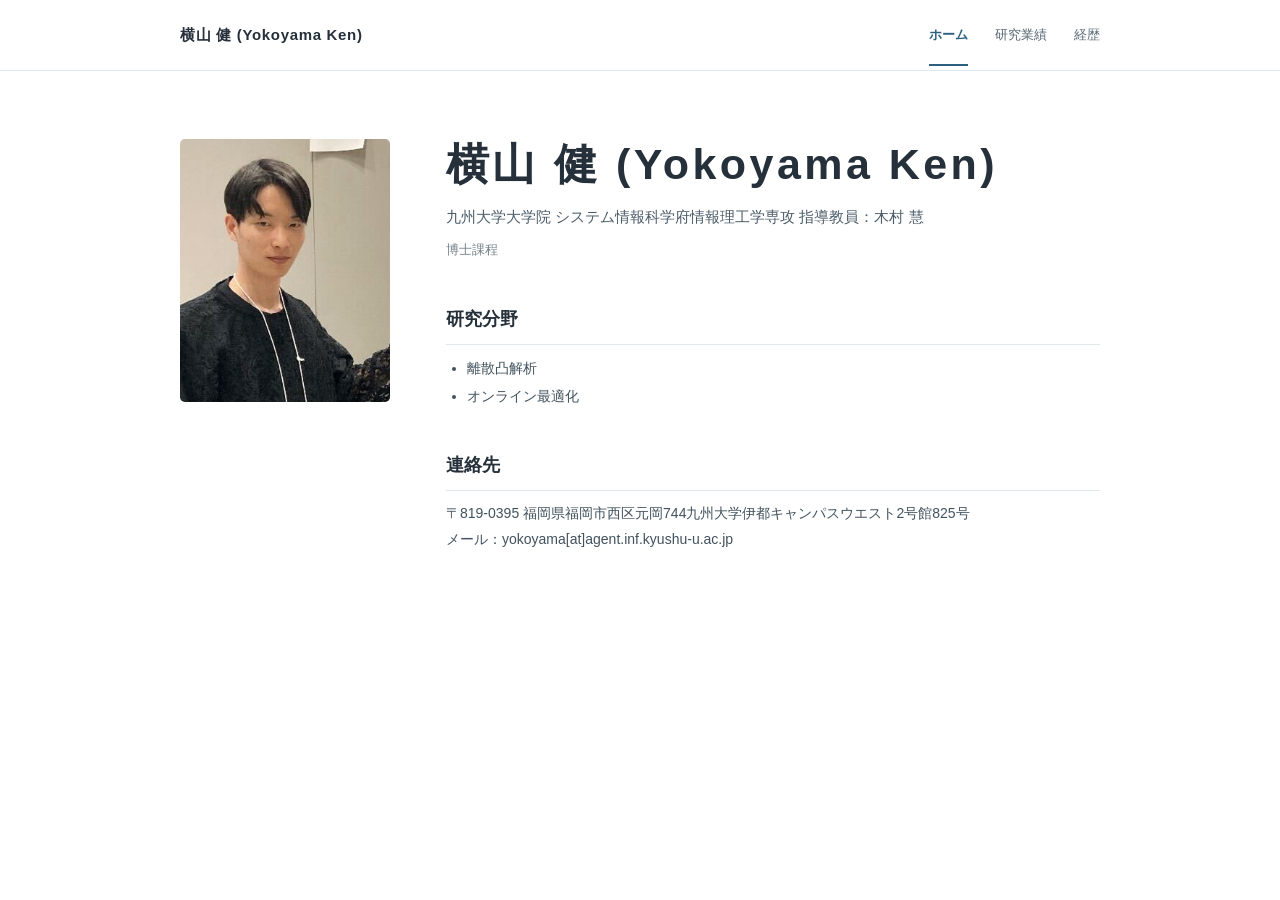
<file: index.html>
<!doctype html>
<html lang="ja">
<head>
  <meta charset="utf-8">
  <meta name="viewport" content="width=device-width, initial-scale=1">
  <meta name="theme-color" content="#ffffff">
  <meta name="description" content="研究者個人ホームページ。自己紹介、研究分野、研究業績、経歴。">
  <title>ホーム | 横山 健 (Yokoyama Ken)</title>
  <link rel="stylesheet" href="style.css">
</head>
<body>
  <!-- 公開前に「横山 健」「○○大学」等の仮情報を実際の内容に変更してください。 -->
  <a class="skip-link" href="#main">本文へ移動</a>
  <header class="site-header">
    <div class="wrapper header-layout">
      <a class="site-name" href="index.html">横山 健 (Yokoyama Ken)</a>
      <nav class="global-nav" aria-label="メインメニュー">
        <a href="index.html" aria-current="page">ホーム</a>
        <a href="achievements.html">研究業績</a>
        <a href="cv.html">経歴</a>
      </nav>
    </div>
  </header>
  <main id="main">
    <div class="wrapper intro">
      <figure class="portrait">
        <img src="profile.jpg" width="580" height="750" alt="学会発表会場で撮影したプロフィール写真">
      </figure>
      <div class="intro-content">
        <h1>横山 健 (Yokoyama Ken)</h1>
        <p class="affiliation">九州大学大学院 システム情報科学府情報理工学専攻 指導教員：木村 慧</p>
        <p class="role">博士課程</p>

        <!-- <section class="home-block" aria-labelledby="about-heading">
          <h2 id="about-heading">自己紹介</h2>
          <p>離散数学と最適化を中心に研究を行っています。</p>
        </section> -->

        <section class="home-block" aria-labelledby="interests-heading">
          <h2 id="interests-heading">研究分野</h2>
          <ul class="interest-list">
            <li>離散凸解析</li>
            <li>オンライン最適化</li>
          </ul>
        </section>

        <section class="home-block" aria-labelledby="contact-heading">
          <h2 id="contact-heading">連絡先</h2>
          <p>〒819-0395 福岡県福岡市西区元岡744九州大学伊都キャンパスウエスト2号館825号</p>
          <p class="contact-links">メール：yokoyama[at]agent.inf.kyushu-u.ac.jp</a></p>
        </section>
      </div>
    </div>
  </main>
</body>
</html>
</file>
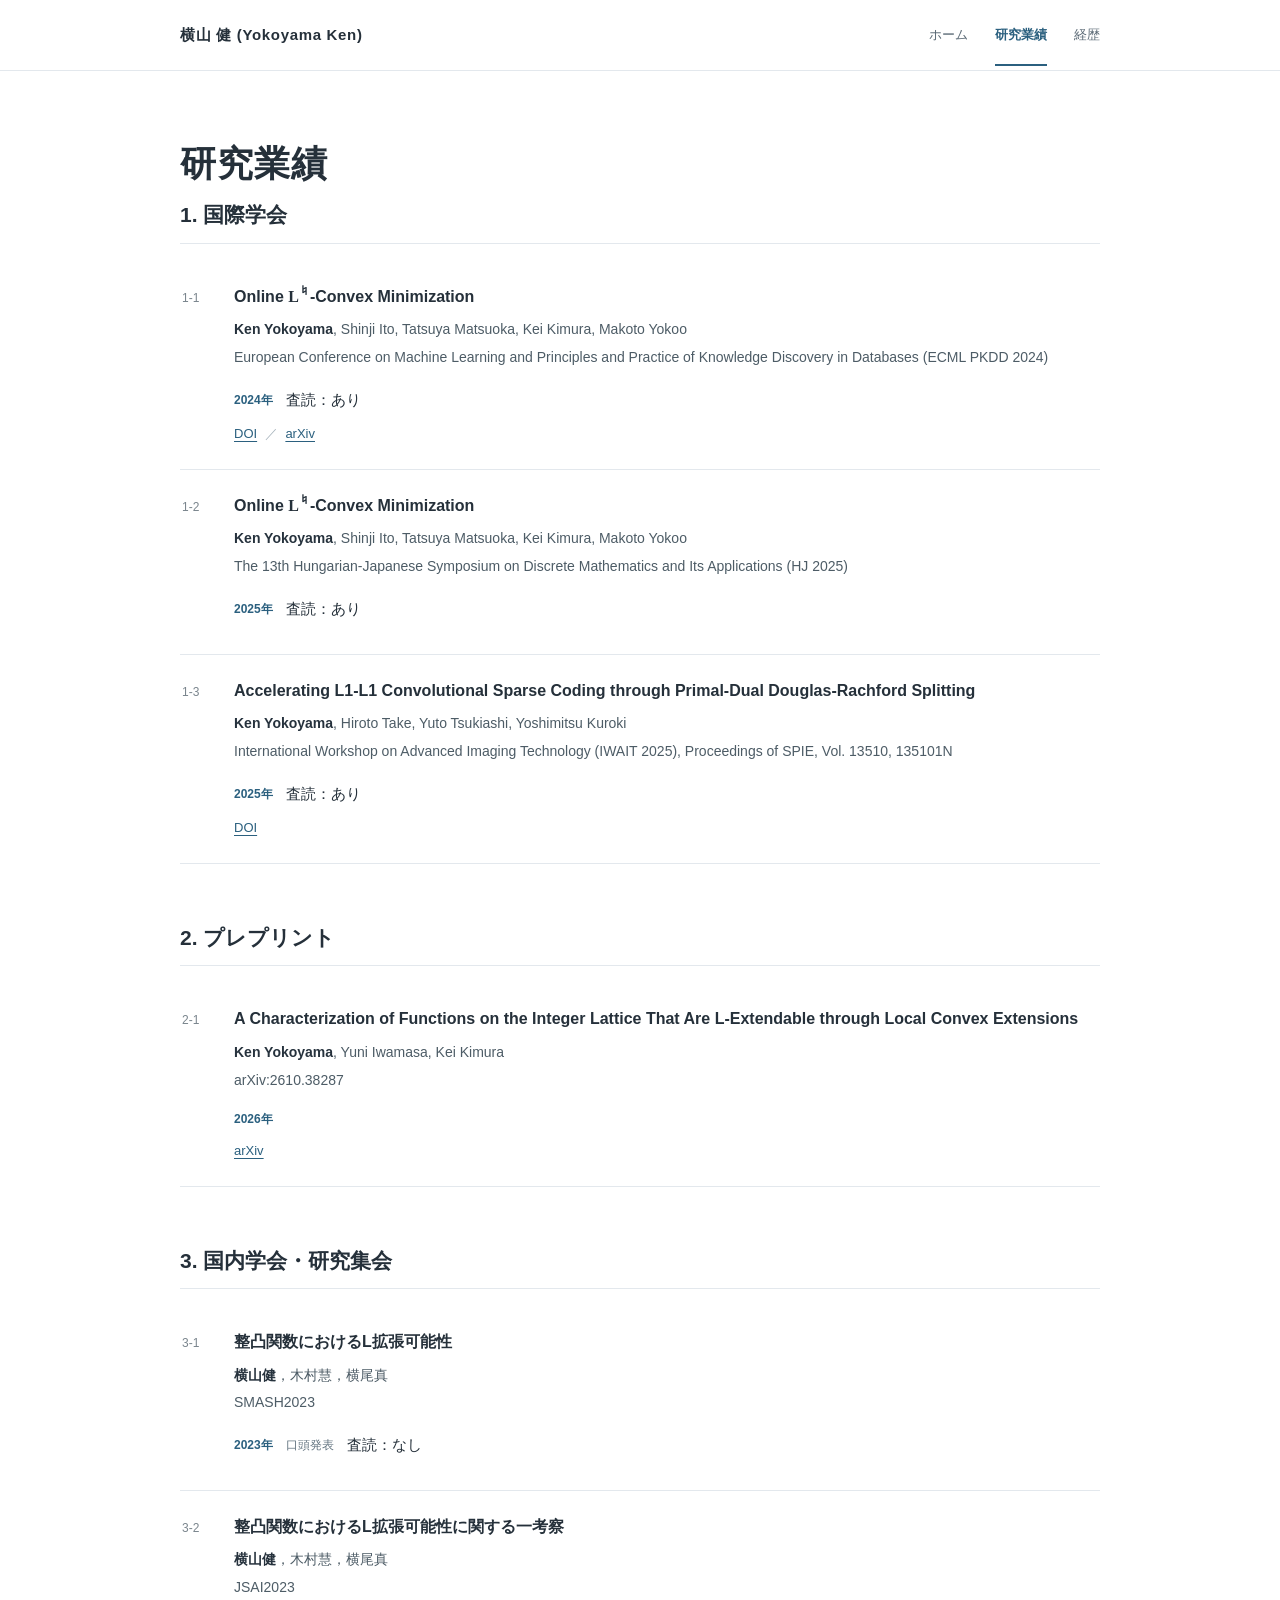
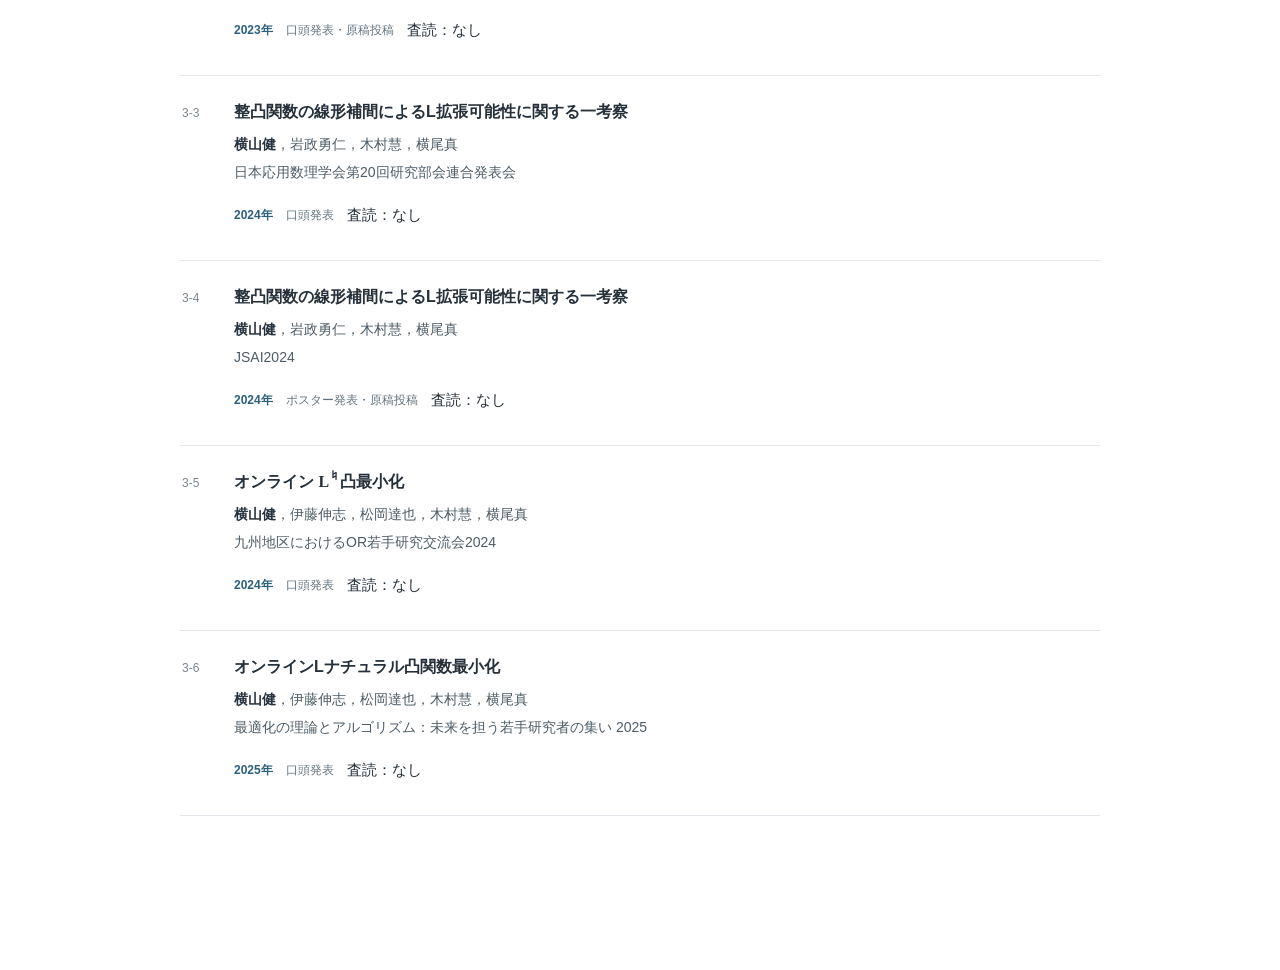
<file: achievements.html>
<!doctype html>
<html lang="ja">
<head>
  <meta charset="utf-8">
  <meta name="viewport" content="width=device-width, initial-scale=1">
  <meta name="theme-color" content="#ffffff">
  <meta name="description" content="横山健の研究業績。国際学会、プレプリント、国内学会・研究集会。">
  <title>研究業績 | 横山 健 (Yokoyama Ken)</title>
  <link rel="stylesheet" href="style.css">
</head>
<body>
  <a class="skip-link" href="#main">本文へ移動</a>
  <header class="site-header">
    <div class="wrapper header-layout">
      <a class="site-name" href="index.html">横山 健 (Yokoyama Ken)</a>
      <nav class="global-nav" aria-label="メインメニュー">
        <a href="index.html">ホーム</a>
        <a href="achievements.html" aria-current="page">研究業績</a>
        <a href="cv.html">経歴</a>
      </nav>
    </div>
  </header>
  <main id="main">
    <div class="wrapper">
      <h1 class="page-title">研究業績</h1>

      <section class="pub-section" id="international" aria-labelledby="international-title">
        <h2 id="international-title">1. 国際学会</h2>
        <ol class="works">
          <li class="work">
            <span class="work-number">1-1</span>
            <div>
              <h3 class="work-title">Online <span class="math-lnatural" aria-label="L ナチュラル">L<sup>♮</sup></span>-Convex Minimization</h3>
              <p class="work-byline"><strong class="self-author">Ken Yokoyama</strong>, Shinji Ito, Tatsuya Matsuoka, Kei Kimura, Makoto Yokoo</p>
              <p class="work-source">European Conference on Machine Learning and Principles and Practice of Knowledge Discovery in Databases (ECML PKDD 2024)</p>
              <p class="work-meta"><span class="work-year">2024年</span><span class="work-review">査読：あり</span></p>
              <p class="work-links"><a href="https://doi.org/10.1007/978-3-031-70362-1_19" target="_blank" rel="noopener noreferrer">DOI</a> <span class="link-divider">／</span> <a href="https://arxiv.org/abs/2404.17158" target="_blank" rel="noopener noreferrer">arXiv</a></p>
            </div>
          </li>
          <li class="work">
            <span class="work-number">1-2</span>
            <div>
              <h3 class="work-title">Online <span class="math-lnatural" aria-label="L ナチュラル">L<sup>♮</sup></span>-Convex Minimization</h3>
              <p class="work-byline"><strong class="self-author">Ken Yokoyama</strong>, Shinji Ito, Tatsuya Matsuoka, Kei Kimura, Makoto Yokoo</p>
              <p class="work-source">The 13th Hungarian-Japanese Symposium on Discrete Mathematics and Its Applications (HJ 2025)</p>
              <p class="work-meta"><span class="work-year">2025年</span><span class="work-review">査読：あり</span></p>
              <!-- <p class="work-links"><a href="https://sites.google.com/view/hj2025/home" target="_blank" rel="noopener noreferrer">会議公式サイト</a></p> -->
            </div>
          </li>

        <li class="work">
          <span class="work-number">1-3</span>
          <div>
            <h3 class="work-title">Accelerating L1-L1 Convolutional Sparse Coding through Primal-Dual Douglas-Rachford Splitting</h3>
            <p class="work-byline"><strong class="self-author">Ken Yokoyama</strong>, Hiroto Take, Yuto Tsukiashi, Yoshimitsu Kuroki</p>
            <p class="work-source">International Workshop on Advanced Imaging Technology (IWAIT 2025), Proceedings of SPIE, Vol. 13510, 135101N</p>
            <p class="work-meta"><span class="work-year">2025年</span><span class="work-review">査読：あり</span></p>
            <p class="work-links"><a href="https://doi.org/10.1117/12.3058031" target="_blank" rel="noopener noreferrer">DOI</a></p>
          </div>
        </li>
        </ol>
      </section>
      <section class="pub-section" id="preprints" aria-labelledby="preprints-title">
        <h2 id="preprints-title">2. プレプリント</h2>
        <ol class="works">

        <li class="work">
          <span class="work-number">2-1</span>
          <div>
            <h3 class="work-title">A Characterization of Functions on the Integer Lattice That Are L-Extendable through Local Convex Extensions</h3>
            <p class="work-byline"><strong class="self-author">Ken Yokoyama</strong>, Yuni Iwamasa, Kei Kimura</p>
            <p class="work-source">arXiv:2610.38287</p>
            <p class="work-meta"><span class="work-year">2026年</span></p>
            <p class="work-links"><a href="https://arxiv.org/abs/2610.38287" target="_blank" rel="noopener noreferrer">arXiv</a>
          </div>
        </li>

        </ol>
      </section>
      <section class="pub-section" id="domestic" aria-labelledby="domestic-title">
        <h2 id="domestic-title">3. 国内学会・研究集会</h2>
        <ol class="works">
          <li class="work">
            <span class="work-number">3-1</span>
            <div>
              <h3 class="work-title">整凸関数におけるL拡張可能性</h3>
              <p class="work-byline"><strong class="self-author">横山健</strong>，木村慧，横尾真</p>
              <p class="work-source">SMASH2023</p>
              <p class="work-meta"><span class="work-year">2023年</span><span class="work-kind">口頭発表</span><span class="work-review">査読：なし</span></p>
            </div>
          </li>
          <li class="work">
            <span class="work-number">3-2</span>
            <div>
              <h3 class="work-title">整凸関数におけるL拡張可能性に関する一考察</h3>
              <p class="work-byline"><strong class="self-author">横山健</strong>，木村慧，横尾真</p>
              <p class="work-source">JSAI2023</p>
              <p class="work-meta"><span class="work-year">2023年</span><span class="work-kind">口頭発表・原稿投稿</span><span class="work-review">査読：なし</span></p>
            </div>
          </li>
          <li class="work">
            <span class="work-number">3-3</span>
            <div>
              <h3 class="work-title">整凸関数の線形補間によるL拡張可能性に関する一考察</h3>
              <p class="work-byline"><strong class="self-author">横山健</strong>，岩政勇仁，木村慧，横尾真</p>
              <p class="work-source">日本応用数理学会第20回研究部会連合発表会</p>
              <p class="work-meta"><span class="work-year">2024年</span><span class="work-kind">口頭発表</span><span class="work-review">査読：なし</span></p>
            </div>
          </li>
          <li class="work">
            <span class="work-number">3-4</span>
            <div>
              <h3 class="work-title">整凸関数の線形補間によるL拡張可能性に関する一考察</h3>
              <p class="work-byline"><strong class="self-author">横山健</strong>，岩政勇仁，木村慧，横尾真</p>
              <p class="work-source">JSAI2024</p>
              <p class="work-meta"><span class="work-year">2024年</span><span class="work-kind">ポスター発表・原稿投稿</span><span class="work-review">査読：なし</span></p>
            </div>
          </li>
            <li class="work">
            <span class="work-number">3-5</span>
            <div>
              <h3 class="work-title">オンライン <span class="math-lnatural" aria-label="L ナチュラル">L<sup>♮</sup></span>凸最小化</h3>
              <p class="work-byline"><strong class="self-author">横山健</strong>，伊藤伸志，松岡達也，木村慧，横尾真</p>
              <p class="work-source">九州地区におけるOR若手研究交流会2024</p>
              <p class="work-meta"><span class="work-year">2024年</span><span class="work-kind">口頭発表</span><span class="work-review">査読：なし</span></p>
            </div>
          </li>
          <li class="work">
            <span class="work-number">3-6</span>
            <div>
              <h3 class="work-title">オンラインLナチュラル凸関数最小化</h3>
              <p class="work-byline"><strong class="self-author">横山健</strong>，伊藤伸志，松岡達也，木村慧，横尾真</p>
              <p class="work-source">最適化の理論とアルゴリズム：未来を担う若手研究者の集い 2025</p>
              <p class="work-meta"><span class="work-year">2025年</span><span class="work-kind">口頭発表</span><span class="work-review">査読：なし</span></p>
            </div>
          </li>
        </ol>
      </section>
    </div>
  </main>
</body>
</html>
</file>
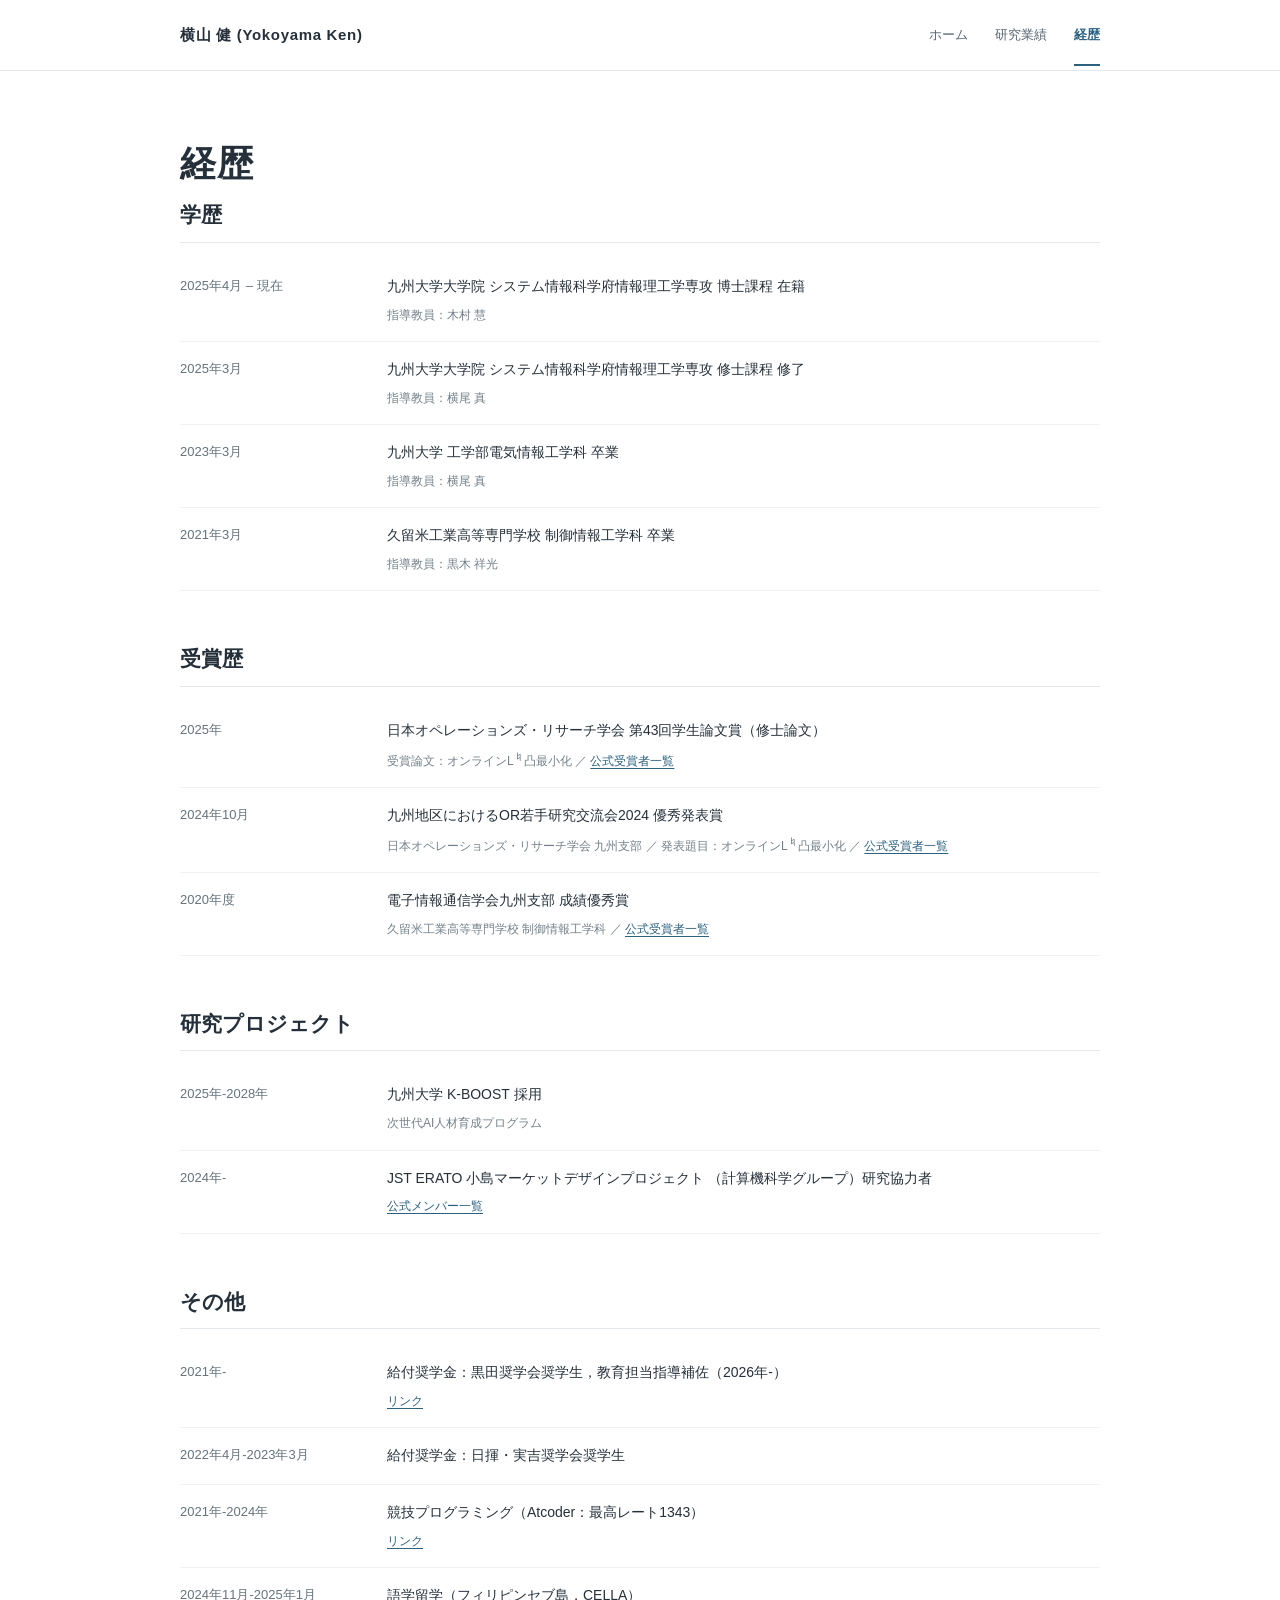
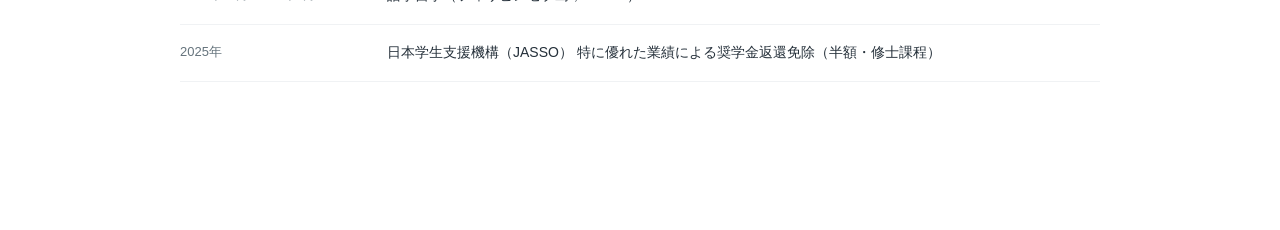
<file: cv.html>
<!doctype html>
<html lang="ja">
<head>
  <meta charset="utf-8">
  <meta name="viewport" content="width=device-width, initial-scale=1">
  <meta name="theme-color" content="#ffffff">
  <meta name="description" content="研究者個人ホームページの経歴。学歴、研究歴、教育、助成、受賞。">
  <title>経歴 | 横山 健 (Yokoyama Ken)</title>
  <link rel="stylesheet" href="style.css">
</head>
<body>
  <!-- 公開前に「横山 健」「○○大学」等の仮情報を実際の内容に変更してください。 -->
  <a class="skip-link" href="#main">本文へ移動</a>
  <header class="site-header">
    <div class="wrapper header-layout">
      <a class="site-name" href="index.html">横山 健 (Yokoyama Ken)</a>
      <nav class="global-nav" aria-label="メインメニュー">
        <a href="index.html">ホーム</a>
        <a href="achievements.html">研究業績</a>
        <a href="cv.html" aria-current="page">経歴</a>
      </nav>
    </div>
  </header>
  <main id="main">
    <div class="wrapper">
      <h1 class="page-title">経歴</h1>

      <section class="cv-section" aria-labelledby="education-heading">
        <h2 id="education-heading">学歴</h2>
        <ul class="timeline">
          <li>
            <span class="date">2025年4月 – 現在</span>
            <div><p>九州大学大学院 システム情報科学府情報理工学専攻 博士課程 在籍</p><p class="subtext">指導教員：木村 慧</p></div>
          </li>
          <li>
            <span class="date">2025年3月</span>
            <div><p>九州大学大学院 システム情報科学府情報理工学専攻 修士課程 修了</p><p class="subtext">指導教員：横尾 真</p></div>
          </li>
          <li>
            <span class="date">2023年3月</span>
            <div><p>九州大学 工学部電気情報工学科 卒業</p><p class="subtext">指導教員：横尾 真</p></div>
          </li>
          <li>
            <span class="date">2021年3月</span>
            <div><p>久留米工業高等専門学校 制御情報工学科 卒業</p><p class="subtext">指導教員：黒木 祥光</p></div>
          </li>
        </ul>
      </section>

      <!-- <section class="cv-section" aria-labelledby="career-heading">
        <h2 id="career-heading">研究歴・職歴</h2>
        <ul class="timeline">
          <li>
            <span class="date">20XX年4月 – 現在</span>
            <div><p>研究歴・職歴があればここに記入</p><p class="subtext">所属機関、役職、活動内容など</p></div>
          </li>
        </ul>
      </section> -->

      <!-- <section class="cv-section" aria-labelledby="teaching-heading">
        <h2 id="teaching-heading">教育活動</h2>
        <ul class="timeline">
          <li>
            <span class="date">20XX年度</span>
            <div><p>担当した授業・TA等の活動をここに記入</p></div>
          </li>
        </ul>
      </section> -->

<section class="cv-section" aria-labelledby="awards-heading">
  <h2 id="awards-heading">受賞歴</h2>
  <ul class="timeline">
<li>
  <span class="date">2025年</span>
  <div>
    <p>日本オペレーションズ・リサーチ学会 第43回学生論文賞（修士論文）</p>
    <p class="subtext">
      受賞論文：オンラインL<sup>♮</sup>凸最小化 ／
      <a href="https://orsj.org/award-history">
        公式受賞者一覧
      </a>
    </p>
  </div>
</li>
    <li>
      <span class="date">2024年10月</span>
      <div>
        <p>九州地区におけるOR若手研究交流会2024 優秀発表賞</p>
        <p class="subtext">
          日本オペレーションズ・リサーチ学会 九州支部 ／
          発表題目：オンラインL<sup>♮</sup>凸最小化 ／
          <a href="https://sites.google.com/view/or-qwakate2024/home">
            公式受賞者一覧
          </a>
        </p>
      </div>
    </li>
    <li>
      <span class="date">2020年度</span>
      <div>
        <p>電子情報通信学会九州支部 成績優秀賞</p>
        <p class="subtext">
          久留米工業高等専門学校 制御情報工学科 ／
          <a href="https://www.ieice.org/kyushu/2020sei/">
            公式受賞者一覧
          </a>
        </p>
      </div>
    </li>
  </ul>
</section>


<section class="cv-section" aria-labelledby="projects-heading">
  <h2 id="projects-heading">研究プロジェクト</h2>
  <ul class="timeline">
        <li>
      <span class="date">2025年-2028年</span>
      <div>
        <p>
          九州大学 K-BOOST 採用
        </p>
        <p class="subtext">
          次世代AI人材育成プログラム
        </p>
      </div>
    </li>
    <li>
      <span class="date">2024年-</span>
      <div>
        <p>
          JST ERATO 小島マーケットデザインプロジェクト
          （計算機科学グループ）研究協力者
        </p>
        <p class="subtext">
          <a href="https://www.jst.go.jp/erato/kojima/member/index.html">
            公式メンバー一覧
          </a>
        </p>
      </div>
    </li>
  </ul>
</section>

<section class="cv-section" aria-labelledby="projects-heading">
  <h2 id="projects-heading">その他</h2>
  <ul class="timeline">
    <li>
      <span class="date">2021年-</span>
      <div>
        <p>
          給付奨学金：黒田奨学会奨学生，教育担当指導補佐（2026年-）
        </p>
          <p class="subtext">
          <a href="https://www.kuroda-s.com/">
            リンク
          </a>
        </p>
      </div>
    </li>
        <li>
      <span class="date">2022年4月-2023年3月</span>
      <div>
        <p>
          給付奨学金：日揮・実吉奨学会奨学生
        </p>
      </div>
    </li>
      <li>
      <span class="date">2021年-2024年</span>
      <div>
        <p>
          競技プログラミング（Atcoder：最高レート1343）
        </p>
          <p class="subtext">
          <a href="https://atcoder.jp/users/RinaX">
            リンク
          </a>
        </p>
      </div>
    </li>
          <li>
      <span class="date">2024年11月-2025年1月</span>
      <div>
        <p>
          語学留学（フィリピンセブ島，CELLA）
        </p>
      </div>
    </li>

<li>
  <span class="date">2025年</span>
  <div>
    <p>
      日本学生支援機構（JASSO）
      特に優れた業績による奨学金返還免除（半額・修士課程）
    </p>
  </div>
</li>
  </ul>
</section>


      <!-- <section class="cv-section" aria-labelledby="grants-heading">
        <h2 id="grants-heading">研究助成</h2>
        <p class="empty-note">採択された研究助成等があれば、制度名・期間・課題名を記載します。</p>
      </section> -->

      <!-- <p class="draft-info">※ すべて記入例です。該当しない節は削除できます。公開前に日付・所属・学歴等をご確認ください。</p> -->
    </div>
  </main>
</body>
</html>
</file>
<file: style.css>
/* 研究者ホームページ：シンプルな日本語版（独自CSS） */
:root {
  color-scheme: light;
  --ink: #25303a;
  --muted: #596772;
  --link: #2b607f;
  --border: #e3e8ed;
  --surface: #f8fafb;
  --max: 920px;
}
*, *::before, *::after { box-sizing: border-box; }
html { scroll-behavior: smooth; }
body {
  margin: 0;
  font-family: -apple-system, BlinkMacSystemFont, "Hiragino Kaku Gothic ProN", "Hiragino Sans", "Yu Gothic", Meiryo, sans-serif;
  font-size: 15px;
  line-height: 1.85;
  color: var(--ink);
  background: #fff;
  -webkit-font-smoothing: antialiased;
}
a { color: var(--link); text-underline-offset: 3px; text-decoration-thickness: 1px; }
a:hover { color: #17405d; }
a:focus-visible { outline: 2px solid #648da7; outline-offset: 4px; }
.wrapper { width: min(calc(100% - 52px), var(--max)); margin-inline: auto; }
.skip-link { position: absolute; left: 12px; top: -80px; background: #fff; padding: 7px 15px; z-index: 4; }
.skip-link:focus { top: 12px; }
.site-header { border-bottom: 1px solid var(--border); }
.header-layout { display: flex; align-items: center; justify-content: space-between; gap: 24px; min-height: 70px; }
.site-name { color: var(--ink); font-size: 15px; font-weight: 700; text-decoration: none; letter-spacing: .045em; white-space: nowrap; }
.global-nav { display: flex; flex-wrap: wrap; gap: 8px 27px; align-items: center; }
.global-nav a { font-size: 13px; text-decoration: none; color: #586773; padding: 19px 0 16px; border-bottom: 2px solid transparent; }
.global-nav a:hover, .global-nav a[aria-current="page"] { color: var(--link); }
.global-nav a[aria-current="page"] { border-bottom-color: var(--link); font-weight: 700; }
main { min-height: calc(100vh - 140px); padding: 68px 0 96px; }
.page-title { margin: 0 0 10px; font-size: clamp(29px, 3.5vw, 36px); letter-spacing: .025em; font-weight: 700; line-height: 1.4; }
.page-lead { margin: 0 0 46px; color: var(--muted); font-size: 14px; }

/* ホーム：写真＋最小限のプロフィール */
.intro { display: grid; grid-template-columns: 210px 1fr; gap: 56px; align-items: start; }
.portrait { margin: 0; width: 210px; }
.portrait img { display: block; width: 100%; height: auto; aspect-ratio: 4 / 5; object-fit: cover; object-position: 50% 30%; border-radius: 5px; background: #eff2f2; }
.intro-content h1 { margin: -5px 0 9px; font-size: clamp(32px, 4.1vw, 43px); line-height: 1.4; font-weight: 700; letter-spacing: .08em; }
.affiliation { margin: 0 0 7px; color: #4c5d69; font-size: 15px; }
.role { margin: 0; color: #74818a; font-size: 13px; }
.home-block { margin-top: 38px; }
.home-block:first-of-type { margin-top: 41px; }
.home-block h2 { font-size: 18px; font-weight: 700; margin: 0 0 10px; padding-bottom: 8px; border-bottom: 1px solid var(--border); }
.home-block p { margin: 0; font-size: 14px; color: #42525d; }
.interest-list { margin: 0; padding-left: 1.5em; font-size: 14px; color: #42525d; }
.interest-list li { padding: 1px 0; }
.contact-links { display: flex; flex-wrap: wrap; gap: 4px 16px; margin-top: 8px; }
.mini-note { display: block; color: #89949a; font-size: 12px; margin-top: 8px; }

/* 研究業績：メニューはひとつ、ページ内に発表種別ごとの節を設ける */
.pub-index { display: flex; flex-wrap: wrap; gap: 10px 24px; margin: -20px 0 45px; font-size: 13px; }
.pub-index a { text-decoration: none; border-bottom: 1px solid #a7c2d0; }
.pub-section { margin: 0 0 58px; scroll-margin-top: 35px; }
.pub-section h2 { margin: 0 0 17px; font-size: 21px; line-height: 1.5; padding: 0 0 12px; border-bottom: 1px solid var(--border); }
.pub-type { font-size: 13px; font-weight: normal; color: #667480; margin-left: 5px; }
.works { margin: 0; padding: 0; list-style: none; }
.work { display: grid; grid-template-columns: 38px minmax(0,1fr); gap: 14px; border-bottom: 1px solid var(--border); padding: 23px 2px; }
.work-number { font-variant-numeric: tabular-nums; font-size: 12px; color: #7a858d; padding-top: 3px; white-space: nowrap; }
.work-title { margin: 0 0 7px; font-size: 16px; font-weight: 650; line-height: 1.65; overflow-wrap: anywhere; }
.work-byline, .work-source { margin: 2px 0; font-size: 14px; color: #4d5c66; }
.work-meta { display: flex; flex-wrap: wrap; gap: 10px 13px; align-items: center; margin-bottom: 8px; }
.work-year { font-size: 12px; font-weight: 700; color: var(--link); font-variant-numeric: tabular-nums; }
.work-kind { color: #637480; font-size: 12px; }
.work-links { font-size: 13px; margin: 8px 0 0; }
.self-author { font-weight: 750; color: #26323d; }
.math-lnatural { white-space: nowrap; font-family: Georgia, "Times New Roman", serif; font-style: normal; }
.math-lnatural sup { font-size: .68em; line-height: 0; position: relative; top: -.13em; }
.link-divider { color: #a4b1ba; margin: 0 4px; }
.draft-info { margin: 18px 0 0; padding: 11px 15px; border-left: 3px solid #b8cbd7; background: var(--surface); color: #61717d; font-size: 12px; }

/* 経歴：参考サイトのように項目ごとに見出しと日付を整理 */
.cv-section { margin: 0 0 52px; }
.cv-section h2 { margin: 0 0 16px; border-bottom: 1px solid var(--border); padding: 0 0 11px; font-size: 21px; line-height: 1.5; }
.timeline { margin: 0; padding: 0; list-style: none; }
.timeline li { display: grid; grid-template-columns: 185px 1fr; gap: 22px; padding: 15px 0; border-bottom: 1px solid #f0f2f4; }
.timeline time, .timeline .date { font-size: 13px; color: #65737c; white-space: normal; }
.timeline p { margin: 0; font-size: 14px; }
.timeline .subtext { margin-top: 4px; color: #73818a; font-size: 12px; }
.empty-note { color: #818d94; margin: 0; font-size: 13px; }
.site-footer { border-top: 1px solid var(--border); }
.footer-layout { display: flex; flex-wrap: wrap; align-items: center; justify-content: space-between; gap: 8px 20px; min-height: 72px; font-size: 12px; color: #88949d; }
.footer-layout a { color: #6c7d87; text-decoration: none; }
@media (max-width: 760px) {
  main { padding: 45px 0 68px; }
  .intro { grid-template-columns: 180px 1fr; gap: 33px; }
  .portrait { width: 180px; }
  .home-block { margin-top: 29px; }
  .home-block:first-of-type { margin-top: 28px; }
  .intro-content h1 { font-size: 36px; }
  .timeline li { grid-template-columns: 130px 1fr; gap: 16px; }
}
@media (max-width: 560px) {
  .wrapper { width: min(calc(100% - 38px), var(--max)); }
  .header-layout { display: block; min-height: auto; padding-top: 15px; }
  .global-nav { gap: 0 23px; }
  .global-nav a { padding: 7px 0 11px; font-size: 13px; }
  .intro { display: flex; flex-direction: column; gap: 25px; }
  .portrait { width: 174px; }
  .intro-content { width: 100%; }
  .intro-content h1 { font-size: 33px; margin-bottom: 6px; }
  .affiliation { font-size: 14px; }
  .page-lead { margin-bottom: 34px; }
  .work { grid-template-columns: 34px minmax(0,1fr); gap: 10px; padding: 20px 1px; }
  .pub-index { margin: -12px 0 30px; gap: 7px 20px; }
  .pub-section h2 { font-size: 19px; }
  .work-number { font-size: 11px; }
  .work-title { font-size: 15px; }
  .timeline li { display: block; padding: 14px 0; }
  .timeline .date, .timeline time { display: block; margin-bottom: 3px; }
}
@media (prefers-reduced-motion: reduce) { html { scroll-behavior: auto; } }
</file>
